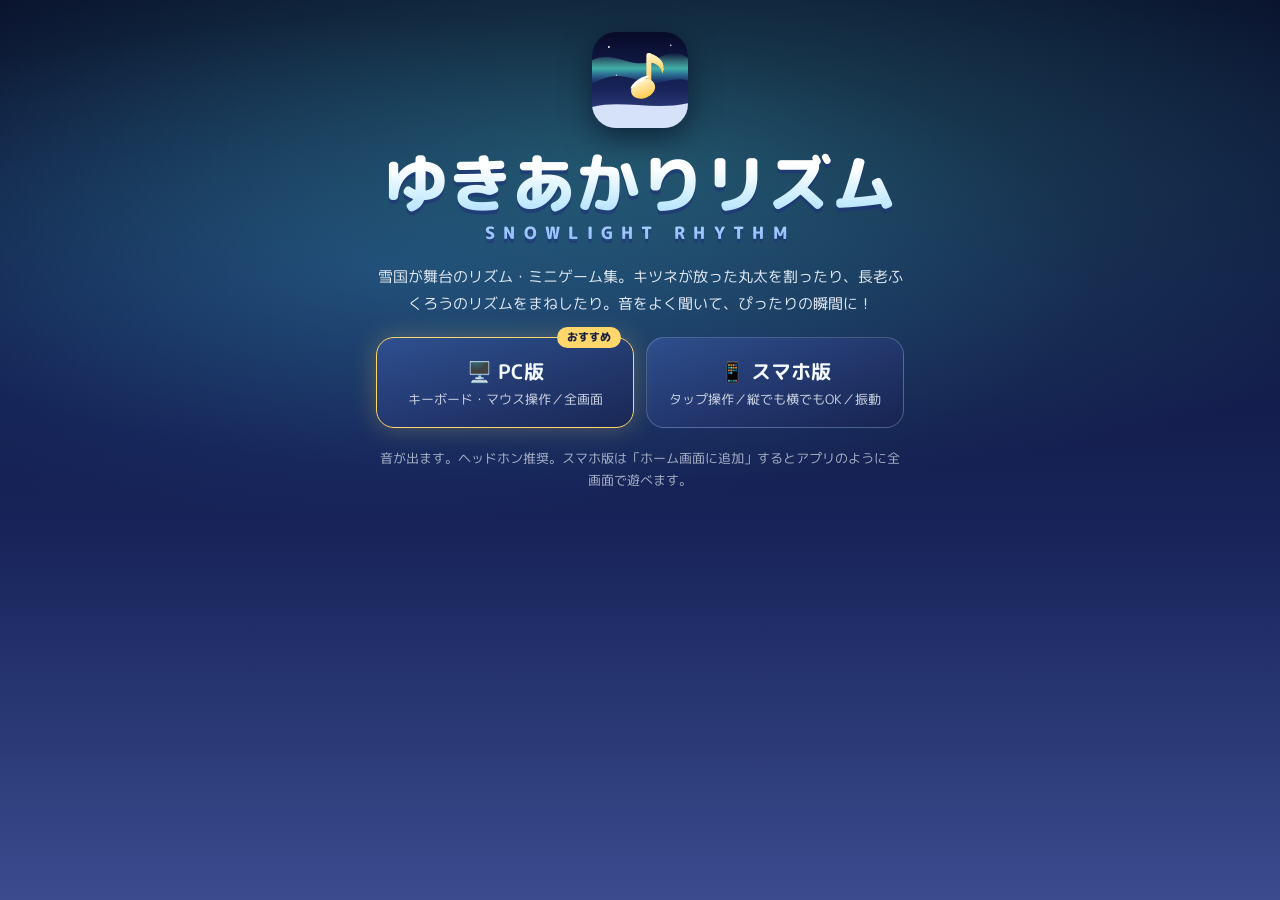
<file: index.html>
<!doctype html>
<html lang="ja">
<head>
<meta charset="utf-8">
<meta name="viewport" content="width=device-width,initial-scale=1,viewport-fit=cover">
<title>ゆきあかりリズム</title>
<meta name="description" content="雪国が舞台のリズム・ミニゲーム集。音をよく聞いて、ぴったりの瞬間に押そう。">
<meta name="theme-color" content="#070b1f">
<link rel="icon" href="icon.svg" type="image/svg+xml">
<link rel="apple-touch-icon" href="icon-180.png">
<link rel="preconnect" href="https://fonts.googleapis.com">
<link rel="preconnect" href="https://fonts.gstatic.com" crossorigin>
<link href="https://fonts.googleapis.com/css2?family=M+PLUS+Rounded+1c:wght@500;800&display=swap" rel="stylesheet">
<style>
/* 入口：タイトルと、PC版／スマホ版の選択だけ */
:root { --snow: #f4f8ff; --gold: #ffd76a; --line: rgba(200, 225, 255, .25); color-scheme: dark; }
* { box-sizing: border-box; margin: 0; }
html, body { min-height: 100%; }
body {
  font-family: 'M PLUS Rounded 1c', system-ui, sans-serif; color: var(--snow);
  background:
    radial-gradient(120% 60% at 50% 18%, rgba(79, 224, 200, .28), transparent 60%),
    radial-gradient(80% 40% at 30% 30%, rgba(58, 160, 255, .22), transparent 70%),
    linear-gradient(180deg, #070b28, #18245a 60%, #3b4b8e);
  background-attachment: fixed;
  display: flex;
}
main {
  margin: auto; width: 100%; max-width: 560px; text-align: center;
  display: flex; flex-direction: column; gap: 20px;
  padding: max(32px, env(safe-area-inset-top)) max(16px, env(safe-area-inset-right)) max(32px, env(safe-area-inset-bottom)) max(16px, env(safe-area-inset-left));
}
.icon { width: 96px; height: 96px; margin: 0 auto; border-radius: 24px; box-shadow: 0 10px 30px rgba(0, 0, 20, .5); }
h1 {
  font-size: clamp(40px, 11vw, 64px); font-weight: 800; line-height: 1.1;
  background: linear-gradient(180deg, #fff 20%, #bfe9ff 60%, #8fb8ff);
  -webkit-background-clip: text; background-clip: text; color: transparent;
  filter: drop-shadow(0 4px 0 rgba(30, 50, 120, .6));
}
h1 small { display: block; font-size: .26em; letter-spacing: .5em; margin-top: 6px; }
p { line-height: 1.8; font-size: 15px; opacity: .9; }
.choices { display: grid; grid-template-columns: 1fr 1fr; gap: 12px; }
@media (max-width: 420px) { .choices { grid-template-columns: 1fr; } }
.choice {
  position: relative; display: flex; flex-direction: column; gap: 4px; padding: 18px 16px;
  border-radius: 18px; color: inherit; text-decoration: none;
  background: linear-gradient(160deg, rgba(60, 90, 170, .55), rgba(25, 35, 80, .7));
  border: 1px solid var(--line);
  transition: transform .15s, box-shadow .15s;
}
.choice b { font-size: 20px; }
.choice span { font-size: 13px; opacity: .8; }
.choice:hover, .choice:focus-visible { transform: translateY(-3px); box-shadow: 0 0 0 2px rgba(159, 232, 255, .5); outline: none; }
.choice.rec { border-color: var(--gold); box-shadow: 0 0 24px rgba(255, 215, 106, .25); }
.choice.rec::after {
  content: 'おすすめ'; position: absolute; top: -11px; right: 12px;
  background: var(--gold); color: #18203f; font-size: 11px; font-weight: 800; padding: 2px 10px; border-radius: 999px;
}
.muted { font-size: 12.5px; opacity: .65; }
</style>
</head>
<body>
<main>
  <img class="icon" src="icon.svg" alt="">
  <h1>ゆきあかりリズム<small>SNOWLIGHT RHYTHM</small></h1>
  <p>雪国が舞台のリズム・ミニゲーム集。キツネが放った丸太を割ったり、長老ふくろうのリズムをまねしたり。音をよく聞いて、ぴったりの瞬間に！</p>
  <div class="choices">
    <a class="choice" id="pc" href="pc/index.html"><b>🖥️ PC版</b><span>キーボード・マウス操作／全画面</span></a>
    <a class="choice" id="sp" href="sp/index.html"><b>📱 スマホ版</b><span>タップ操作／縦でも横でもOK／振動</span></a>
  </div>
  <p class="muted">音が出ます。ヘッドホン推奨。スマホ版は「ホーム画面に追加」するとアプリのように全画面で遊べます。</p>
</main>
<script>
// 指で操作する小さな画面ならスマホ版を、それ以外はPC版をおすすめする
const touch = matchMedia('(pointer: coarse)').matches && Math.min(screen.width, screen.height) < 820;
document.getElementById(touch ? 'sp' : 'pc').classList.add('rec');
</script>
</body>
</html>
</file>
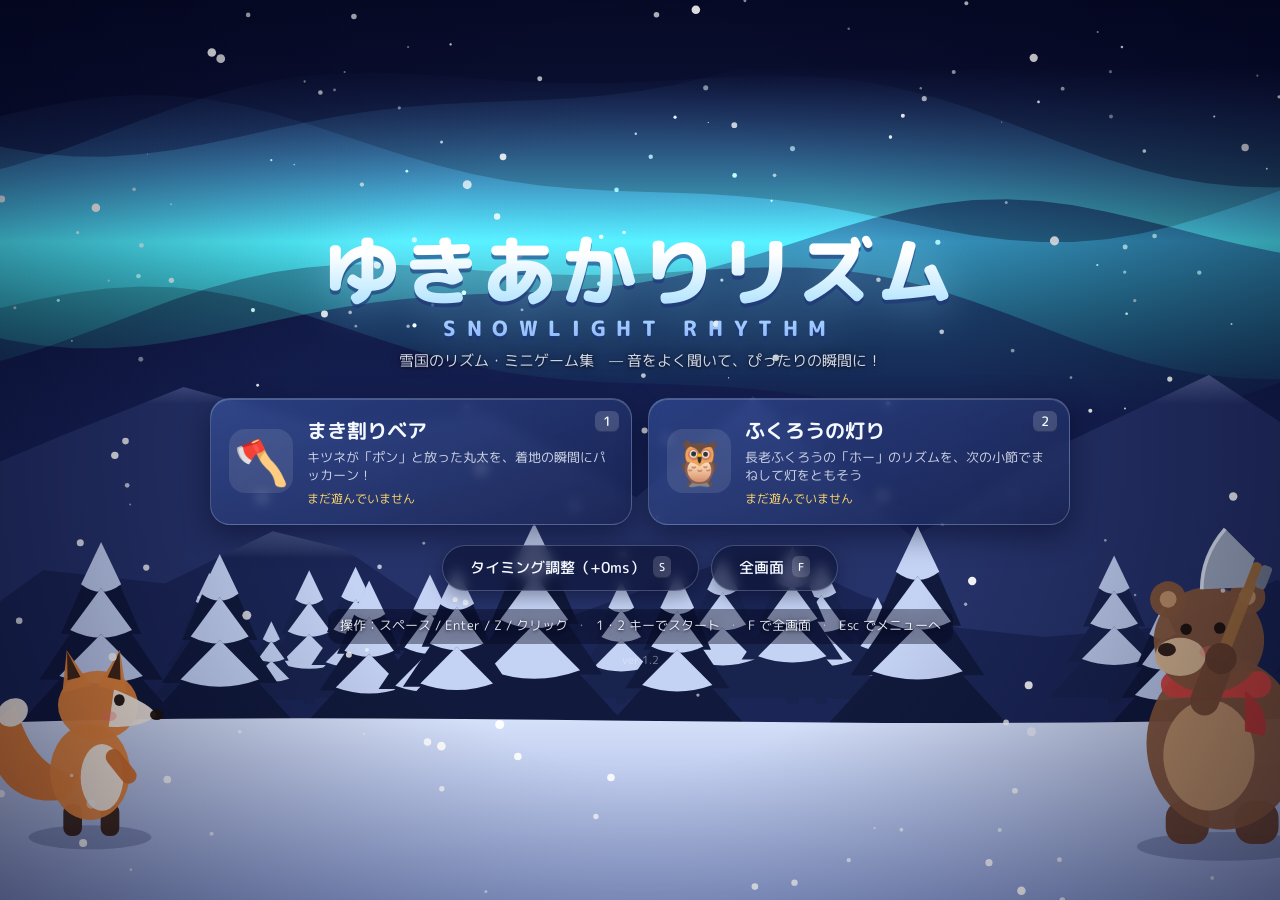
<file: pc/index.html>
<!doctype html>
<html lang="ja">
<head>
<meta charset="utf-8">
<meta name="viewport" content="width=device-width,initial-scale=1">
<title>ゆきあかりリズム（PC版）</title>
<meta name="description" content="雪国が舞台のリズム・ミニゲーム集。音をよく聞いて、ぴったりの瞬間に押そう。">
<meta name="theme-color" content="#070b1f">
<link rel="icon" href="../icon.svg" type="image/svg+xml">
<link rel="preconnect" href="https://fonts.googleapis.com">
<link rel="preconnect" href="https://fonts.gstatic.com" crossorigin>
<link href="https://fonts.googleapis.com/css2?family=M+PLUS+Rounded+1c:wght@500;800&display=swap" rel="stylesheet">
<link rel="stylesheet" href="../style.css?v=1.2">
<link rel="stylesheet" href="../pc.css?v=1.2">
</head>
<body data-platform="pc">
<canvas id="game"></canvas>
<div id="ui"></div>
<script src="../game.js?v=1.2"></script>
</body>
</html>
</file>
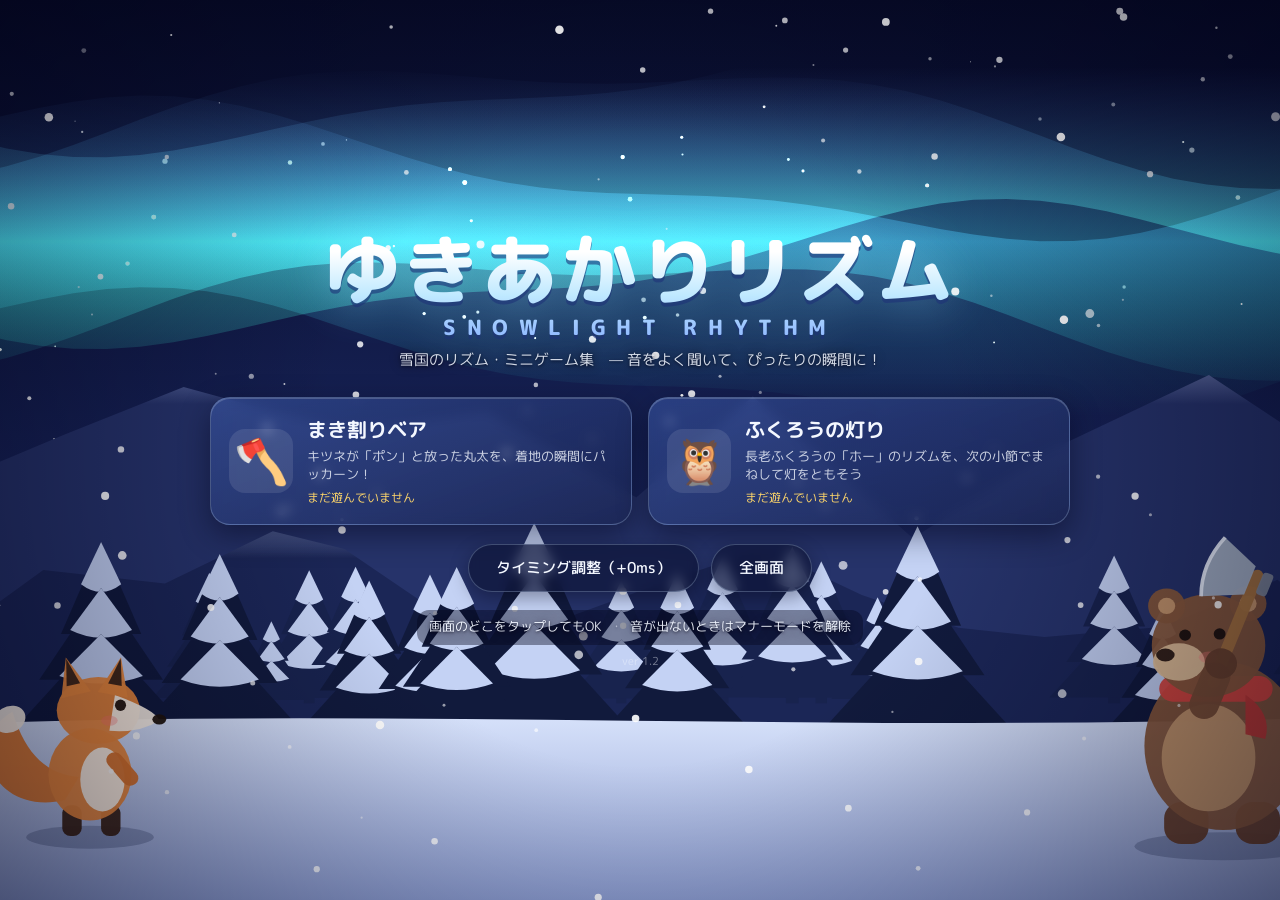
<file: sp/index.html>
<!doctype html>
<html lang="ja">
<head>
<meta charset="utf-8">
<meta name="viewport" content="width=device-width,initial-scale=1,minimum-scale=1,maximum-scale=1,user-scalable=no,viewport-fit=cover">
<meta name="apple-mobile-web-app-capable" content="yes">
<meta name="mobile-web-app-capable" content="yes">
<meta name="apple-mobile-web-app-status-bar-style" content="black-translucent">
<meta name="apple-mobile-web-app-title" content="ゆきあかり">
<link rel="manifest" href="manifest.webmanifest">
<link rel="apple-touch-icon" href="../icon-180.png">
<title>ゆきあかりリズム（スマホ版）</title>
<meta name="description" content="雪国が舞台のリズム・ミニゲーム集。音をよく聞いて、ぴったりの瞬間にタップしよう。">
<meta name="theme-color" content="#070b1f">
<link rel="icon" href="../icon.svg" type="image/svg+xml">
<link rel="preconnect" href="https://fonts.googleapis.com">
<link rel="preconnect" href="https://fonts.gstatic.com" crossorigin>
<link href="https://fonts.googleapis.com/css2?family=M+PLUS+Rounded+1c:wght@500;800&display=swap" rel="stylesheet">
<link rel="stylesheet" href="../style.css?v=1.2">
<link rel="stylesheet" href="../sp.css?v=1.2">
</head>
<body data-platform="sp">
<canvas id="game"></canvas>
<div id="pad" aria-hidden="true">
  <div id="banner"></div>
  <div class="abtn">TAP</div>
  <p class="padhint">画面のどこをタップしてもOK</p>
</div>
<div id="ui"></div>
<script src="../game.js?v=1.2"></script>
</body>
</html>
</file>
<file: style.css>
:root {
  --snow: #f4f8ff;
  --ink: #18203f;
  --gold: #ffd76a;
  --ice: #9fe8ff;
  --glass: rgba(20, 30, 70, .55);
  --line: rgba(200, 225, 255, .25);
}
* { box-sizing: border-box; margin: 0; padding: 0; }
html, body {
  height: 100%;
  background: #070b1f;
  overflow: hidden;
  touch-action: manipulation;
  -webkit-user-select: none;
  user-select: none;
  -webkit-tap-highlight-color: transparent;
  -webkit-touch-callout: none;
}
body { font-family: 'M PLUS Rounded 1c', system-ui, sans-serif; color: var(--snow); }
/* 位置と大きさは game.js の resize() が決める */
canvas { position: fixed; display: block; }

#ui {
  position: fixed; inset: 0;
  display: flex; overflow-y: auto;
  padding: max(16px, env(safe-area-inset-top)) max(16px, env(safe-area-inset-right)) max(16px, env(safe-area-inset-bottom)) max(16px, env(safe-area-inset-left));
  pointer-events: none;
}
#ui:not(:empty) { pointer-events: auto; }
#ui > * { margin: auto; }
kbd {
  font: inherit; font-size: 11px; font-weight: 500; line-height: 1;
  padding: 3px 6px; margin-left: 8px; border-radius: 6px; vertical-align: 2px;
  background: rgba(255, 255, 255, .16); box-shadow: inset 0 -1px 0 rgba(0, 0, 0, .25);
}
button.btn:not(.ghost) kbd { background: rgba(0, 0, 0, .1); }

/* ---------- タイトル ---------- */
.menu { width: min(860px, 100%); text-align: center; animation: rise .6s cubic-bezier(.2, .9, .3, 1.2) both; }
.logo {
  font-size: clamp(40px, 8vw, 76px); font-weight: 800; letter-spacing: .04em; line-height: 1.05;
  background: linear-gradient(180deg, #fff 20%, #bfe9ff 60%, #8fb8ff);
  -webkit-background-clip: text; background-clip: text; color: transparent;
  filter: drop-shadow(0 4px 0 rgba(30, 50, 120, .6)) drop-shadow(0 0 24px rgba(150, 220, 255, .45));
}
.logo small { display: block; font-size: .28em; letter-spacing: .5em; margin-top: 6px; }
.tag { margin: 10px 0 26px; opacity: .85; font-size: 15px; }
.cards { display: grid; grid-template-columns: repeat(auto-fit, minmax(240px, 1fr)); gap: 16px; }
.card {
  font: inherit; color: inherit; cursor: pointer; text-align: left;
  display: grid; grid-template-columns: 64px 1fr; gap: 4px 14px; align-items: center;
  padding: 16px 18px; border-radius: 20px;
  background: linear-gradient(160deg, rgba(60, 90, 170, .55), rgba(25, 35, 80, .7));
  border: 1px solid var(--line);
  box-shadow: 0 10px 30px rgba(0, 0, 20, .45), inset 0 1px 0 rgba(255, 255, 255, .18);
  backdrop-filter: blur(6px);
  transition: transform .15s, box-shadow .15s;
}
.card:hover, .card:focus-visible { transform: translateY(-3px); box-shadow: 0 14px 34px rgba(0, 0, 20, .55), 0 0 0 2px rgba(159, 232, 255, .5); outline: none; }
.card .ico { grid-row: span 3; font-size: 44px; width: 64px; height: 64px; display: grid; place-items: center; border-radius: 16px; background: rgba(255, 255, 255, .1); }
.card b { font-size: 20px; }
.card small { font-size: 12.5px; opacity: .8; line-height: 1.5; }
.card em { font-style: normal; font-size: 12px; color: var(--gold); }
.row { display: flex; gap: 12px; justify-content: center; flex-wrap: wrap; margin-top: 20px; }
.tag, .hint { text-shadow: 0 1px 3px rgba(0, 0, 20, .9), 0 0 12px rgba(0, 0, 20, .7); }
.hint { margin-top: 18px; font-size: 12.5px; opacity: .9; line-height: 1.8; padding: 6px 12px; border-radius: 12px; background: rgba(7, 11, 31, .45); display: inline-block; }

button.btn {
  font: inherit; font-weight: 800; font-size: 17px; cursor: pointer;
  padding: 12px 28px; border-radius: 999px; border: 0; color: var(--ink);
  background: linear-gradient(180deg, #fff6d0, var(--gold));
  box-shadow: 0 5px 0 #c58a2a, 0 10px 20px rgba(0, 0, 0, .35);
  transition: transform .1s, box-shadow .1s;
}
button.btn:active { transform: translateY(4px); box-shadow: 0 1px 0 #c58a2a, 0 4px 10px rgba(0, 0, 0, .35); }
button.btn.ghost { color: var(--snow); background: rgba(14, 22, 58, .72); backdrop-filter: blur(6px); box-shadow: inset 0 0 0 1px var(--line), 0 6px 18px rgba(0, 0, 20, .35); font-weight: 500; font-size: 15px; }
.ver { margin-top: 8px; font-size: 11px; opacity: .45; }
.hint .sep { opacity: .5; margin: 0 .6em; }
body:not(.portrait) .only-portrait { display: none; }

/* ---------- パネル（結果・設定） ---------- */
.panel {
  width: min(520px, 100%); padding: 26px 26px 22px; border-radius: 24px; text-align: center;
  background: var(--glass); border: 1px solid var(--line); backdrop-filter: blur(10px);
  box-shadow: 0 20px 60px rgba(0, 0, 20, .6);
  animation: rise .5s cubic-bezier(.2, .9, .3, 1.2) both;
}
.panel h2 { font-size: 20px; opacity: .9; }
.score { font-size: 64px; font-weight: 800; line-height: 1.1; margin: 8px 0 2px; text-shadow: 0 0 20px rgba(159, 232, 255, .5); }
.score span { font-size: 22px; margin-left: 4px; }
.stars { font-size: 34px; letter-spacing: 6px; color: var(--gold); text-shadow: 0 0 14px rgba(255, 215, 106, .6); }
.stars i { font-style: normal; color: rgba(255, 255, 255, .2); text-shadow: none; }
.rank { font-size: 22px; font-weight: 800; margin: 2px 0 12px; }
.comments { list-style: none; text-align: left; display: grid; gap: 6px; margin: 0 auto 12px; max-width: 420px; }
.comments li { background: rgba(255, 255, 255, .08); border-radius: 12px; padding: 8px 12px; font-size: 14px; line-height: 1.5; }
.stats { font-size: 12.5px; opacity: .75; }
.best { font-size: 13px; color: var(--gold); margin-top: 4px; }
.panel p { font-size: 14px; line-height: 1.7; opacity: .9; }
.offset { font-size: 40px; font-weight: 800; margin: 10px 0; }
input[type=range] { width: 100%; accent-color: var(--ice); margin: 6px 0 4px; }

/* 背の低い画面（横向きスマホ・小さいウィンドウ）では詰める */
@media (max-height: 520px) {
  .logo { font-size: 38px; }
  .logo small { margin-top: 2px; }
  .tag { margin: 4px 0 12px; font-size: 13px; }
  .card { padding: 10px 14px; grid-template-columns: 48px 1fr; }
  .card .ico { width: 48px; height: 48px; font-size: 32px; }
  .card b { font-size: 17px; }
  .row { margin-top: 12px; }
  .hint { margin-top: 10px; }
  .panel { padding: 14px 20px; }
  .score { font-size: 44px; margin: 2px 0 0; }
  .stars { font-size: 24px; }
  .rank { font-size: 18px; margin-bottom: 6px; }
  .comments { gap: 4px; margin-bottom: 6px; }
  .comments li { padding: 5px 10px; font-size: 13px; }
  .panel .row { margin-top: 10px; }
  button.btn { padding: 9px 22px; font-size: 15px; }
}

@keyframes rise { from { opacity: 0; transform: translateY(24px) scale(.96); } to { opacity: 1; transform: none; } }
</file>
<file: pc.css>
/* PC版：キーボードとマウスで遊ぶ */
.card { position: relative; }
.card .key { position: absolute; top: 12px; right: 12px; margin: 0; font-size: 13px; padding: 4px 8px; }
body[data-scene="play"], body[data-scene="calib"] { cursor: none; }
#pad { display: none; }
</file>
<file: sp.css>
/* スマホ版：タップで遊ぶ。縦持ちのときは下半分をタップ面にする */
kbd { display: none; }
/* 画面ごと固定して、引っぱりスクロールや拡大でずれないようにする */
html, body { position: fixed; inset: 0; width: 100%; height: 100%; overscroll-behavior: none; }
/* ダブルタップ拡大を止める（touch-action は要素ごとに効くので全要素に付ける） */
* { touch-action: manipulation; }
body[data-scene="play"], body[data-scene="play"] *, body[data-scene="calib"], body[data-scene="calib"] * { touch-action: none; }
button.btn { min-height: 48px; }
.card { min-height: 88px; }
.card:active { transform: scale(.98); }

#pad {
  display: none;
  position: fixed; left: 0; right: 0; top: var(--cv-bottom); bottom: 0;
  flex-direction: column; align-items: center; justify-content: space-evenly;
  padding: 12px 20px max(20px, env(safe-area-inset-bottom));
  background: linear-gradient(180deg, rgba(20, 30, 70, .9), #070b1f 70%);
  border-top: 1px solid rgba(191, 244, 255, .2);
}
.portrait[data-scene="play"] #pad, .portrait[data-scene="calib"] #pad { display: flex; }

#banner {
  min-height: 3em; max-width: 360px;
  display: flex; align-items: center; justify-content: center; text-align: center;
  font-size: 18px; font-weight: 800; line-height: 1.5;
  text-wrap: balance; word-break: auto-phrase;
  text-shadow: 0 2px 8px rgba(0, 0, 20, .8);
  transition: opacity .1s;
}
.abtn {
  --pulse: 0;
  width: min(46vw, 200px); aspect-ratio: 1; border-radius: 50%;
  display: grid; place-items: center;
  font-size: 15px; font-weight: 800; letter-spacing: .1em; color: rgba(24, 32, 63, .75);
  background: radial-gradient(circle at 35% 30%, #fff8dc, var(--gold) 55%, #d9962e);
  box-shadow: 0 8px 0 #a86e1f, 0 0 calc(20px + var(--pulse) * 40px) rgba(255, 215, 106, calc(.2 + var(--pulse) * .4));
  transform: scale(calc(1 + var(--pulse) * .04));
}
.abtn.hit { animation: tap .18s ease-out; }
@keyframes tap {
  from { box-shadow: 0 2px 0 #a86e1f, 0 0 0 14px rgba(255, 255, 255, .45); filter: brightness(1.25); }
  to { box-shadow: 0 8px 0 #a86e1f, 0 0 0 40px rgba(255, 255, 255, 0); filter: none; }
}
.padhint { font-size: 12px; opacity: .6; }
</file>
